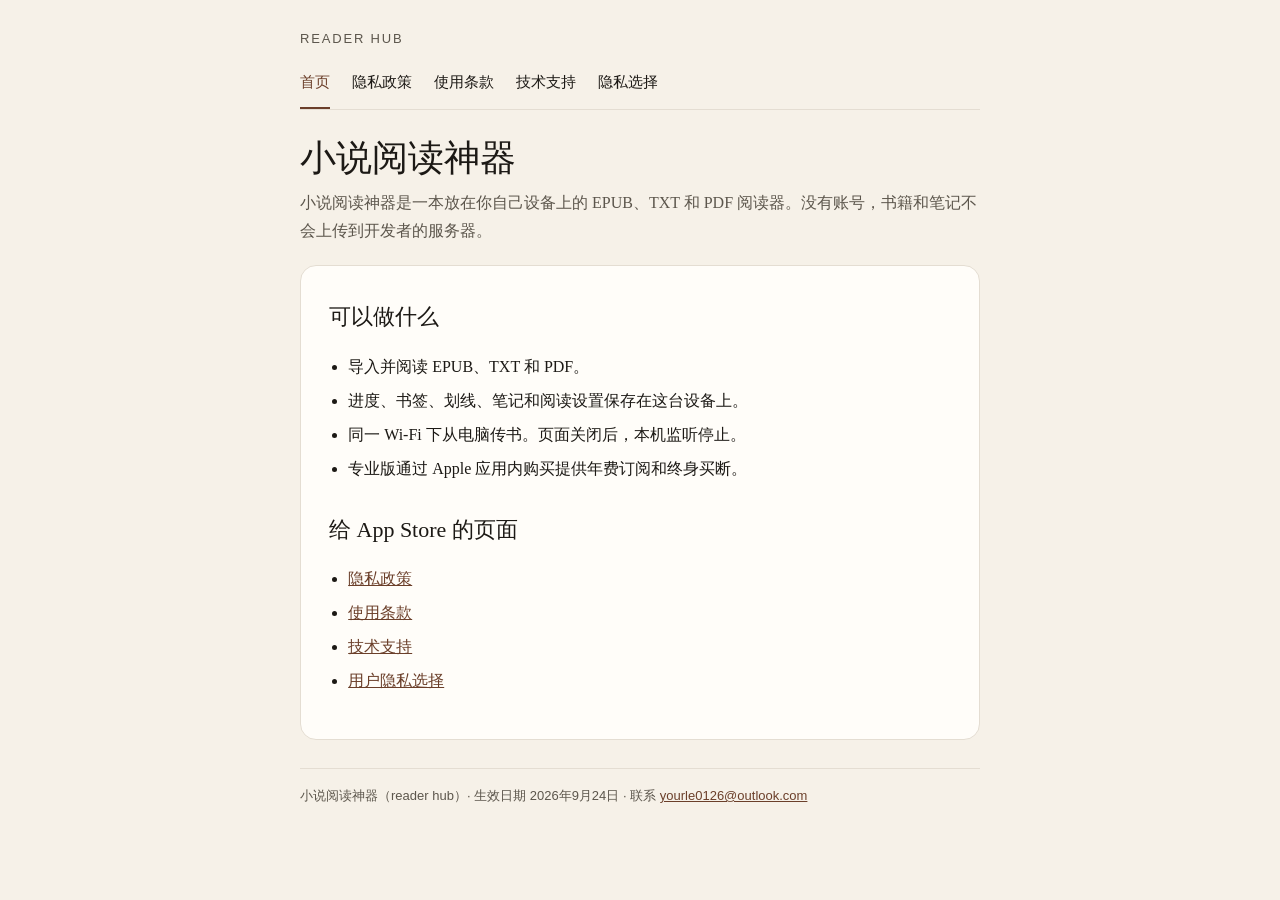
<file: index.html>
<!DOCTYPE html>
<html lang="zh-Hans">
<head>
  <meta charset="utf-8">
  <meta name="viewport" content="width=device-width, initial-scale=1">
  <title>小说阅读神器 — reader hub</title>
  <link rel="stylesheet" href="style.css?v=5">
</head>
<body>
  <div class="sheet">
    <header>
      <a class="brand" href="./">reader hub</a>
      <nav class="site">
        <a href="./" class="current">首页</a>
        <a href="privacy/">隐私政策</a>
        <a href="terms/">使用条款</a>
        <a href="support/">技术支持</a>
        <a href="choices/">隐私选择</a>
      </nav>
    </header>
    <main>
      <h1>小说阅读神器</h1>
      <p class="lede">小说阅读神器是一本放在你自己设备上的 EPUB、TXT 和 PDF 阅读器。没有账号，书籍和笔记不会上传到开发者的服务器。</p>
<section class="card">
  <h2>可以做什么</h2>
  <ul>
    <li>导入并阅读 EPUB、TXT 和 PDF。</li>
    <li>进度、书签、划线、笔记和阅读设置保存在这台设备上。</li>
    <li>同一 Wi-Fi 下从电脑传书。页面关闭后，本机监听停止。</li>
    <li>专业版通过 Apple 应用内购买提供年费订阅和终身买断。</li>
  </ul>
  <h2>给 App Store 的页面</h2>
  <ul>
    <li><a href="privacy/">隐私政策</a></li>
    <li><a href="terms/">使用条款</a></li>
    <li><a href="support/">技术支持</a></li>
    <li><a href="choices/">用户隐私选择</a></li>
  </ul>
</section>
    </main>
    <footer>
      小说阅读神器（reader hub）· 生效日期 2026年9月24日 · 联系 <a href="mailto:yourle0126@outlook.com">yourle0126@outlook.com</a>
    </footer>
  </div>
</body>
</html>
</file>
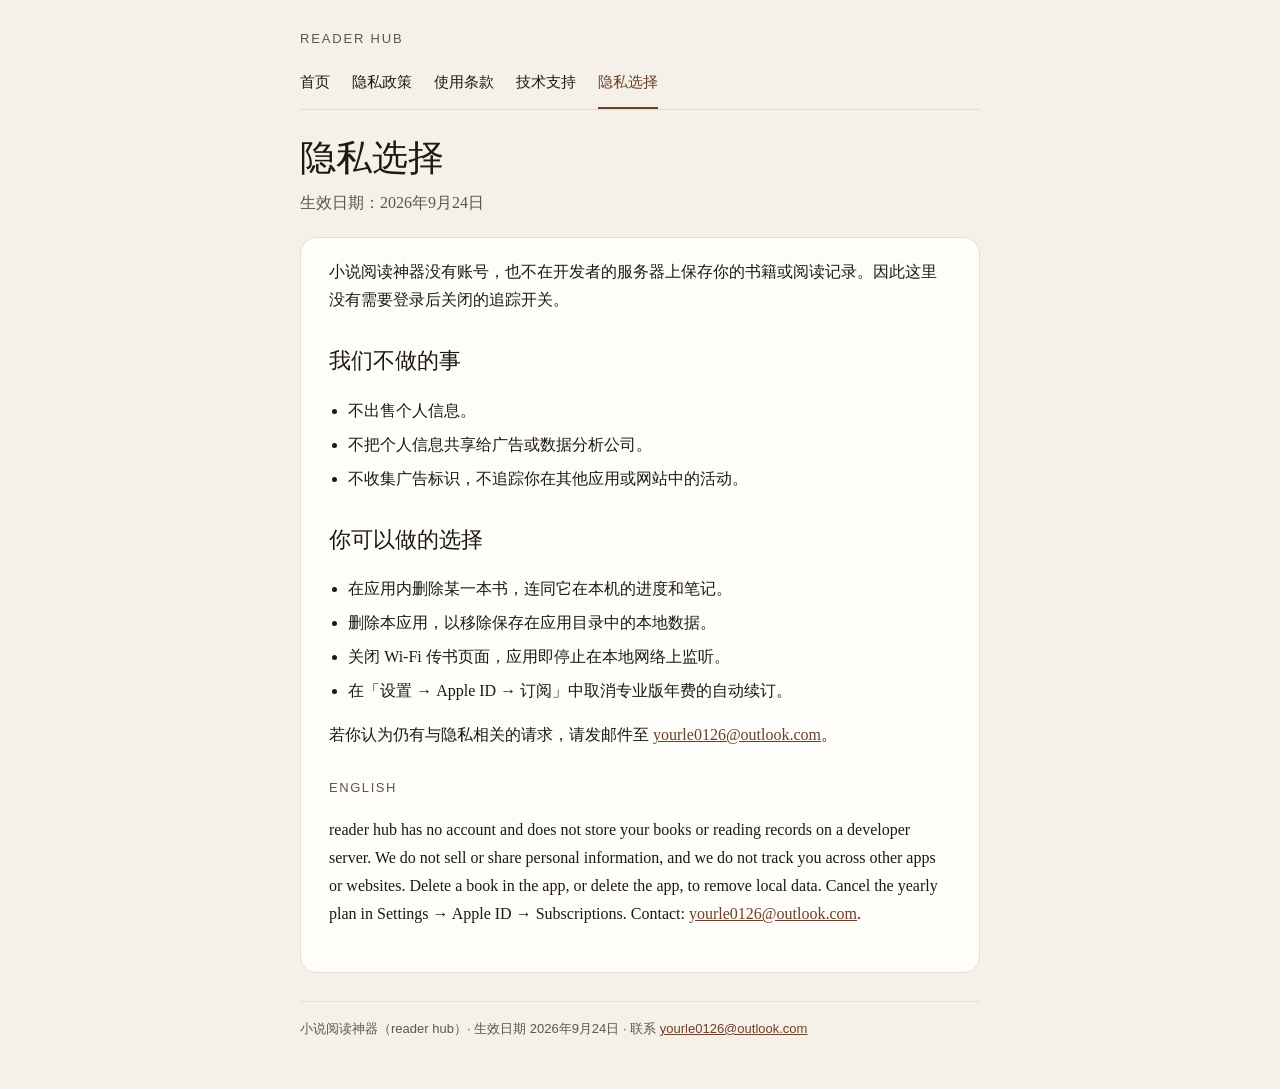
<file: choices/index.html>
<!DOCTYPE html>
<html lang="zh-Hans">
<head>
  <meta charset="utf-8">
  <meta name="viewport" content="width=device-width, initial-scale=1">
  <title>隐私选择 — reader hub</title>
  <link rel="stylesheet" href="../style.css?v=5">
</head>
<body>
  <div class="sheet">
    <header>
      <a class="brand" href="../">reader hub</a>
      <nav class="site">
        <a href="../">首页</a>
        <a href="../privacy/">隐私政策</a>
        <a href="../terms/">使用条款</a>
        <a href="../support/">技术支持</a>
        <a href="../choices/" class="current">隐私选择</a>
      </nav>
    </header>
    <main>
      <h1>隐私选择</h1>
      <p class="meta">生效日期：2026年9月24日</p>
<section class="card">
  <p>小说阅读神器没有账号，也不在开发者的服务器上保存你的书籍或阅读记录。因此这里没有需要登录后关闭的追踪开关。</p>
  <h2>我们不做的事</h2>
  <ul>
    <li>不出售个人信息。</li>
    <li>不把个人信息共享给广告或数据分析公司。</li>
    <li>不收集广告标识，不追踪你在其他应用或网站中的活动。</li>
  </ul>
  <h2>你可以做的选择</h2>
  <ul>
    <li>在应用内删除某一本书，连同它在本机的进度和笔记。</li>
    <li>删除本应用，以移除保存在应用目录中的本地数据。</li>
    <li>关闭 Wi-Fi 传书页面，应用即停止在本地网络上监听。</li>
    <li>在「设置 → Apple ID → 订阅」中取消专业版年费的自动续订。</li>
  </ul>
  <p>若你认为仍有与隐私相关的请求，请发邮件至 <a href="mailto:yourle0126@outlook.com">yourle0126@outlook.com</a>。</p>
  <p class="lang">English</p>
  <p>reader hub has no account and does not store your books or reading records on a developer server. We do not sell or share personal information, and we do not track you across other apps or websites. Delete a book in the app, or delete the app, to remove local data. Cancel the yearly plan in Settings → Apple ID → Subscriptions. Contact: <a href="mailto:yourle0126@outlook.com">yourle0126@outlook.com</a>.</p>
</section>
    </main>
    <footer>
      小说阅读神器（reader hub）· 生效日期 2026年9月24日 · 联系 <a href="mailto:yourle0126@outlook.com">yourle0126@outlook.com</a>
    </footer>
  </div>
</body>
</html>
</file>
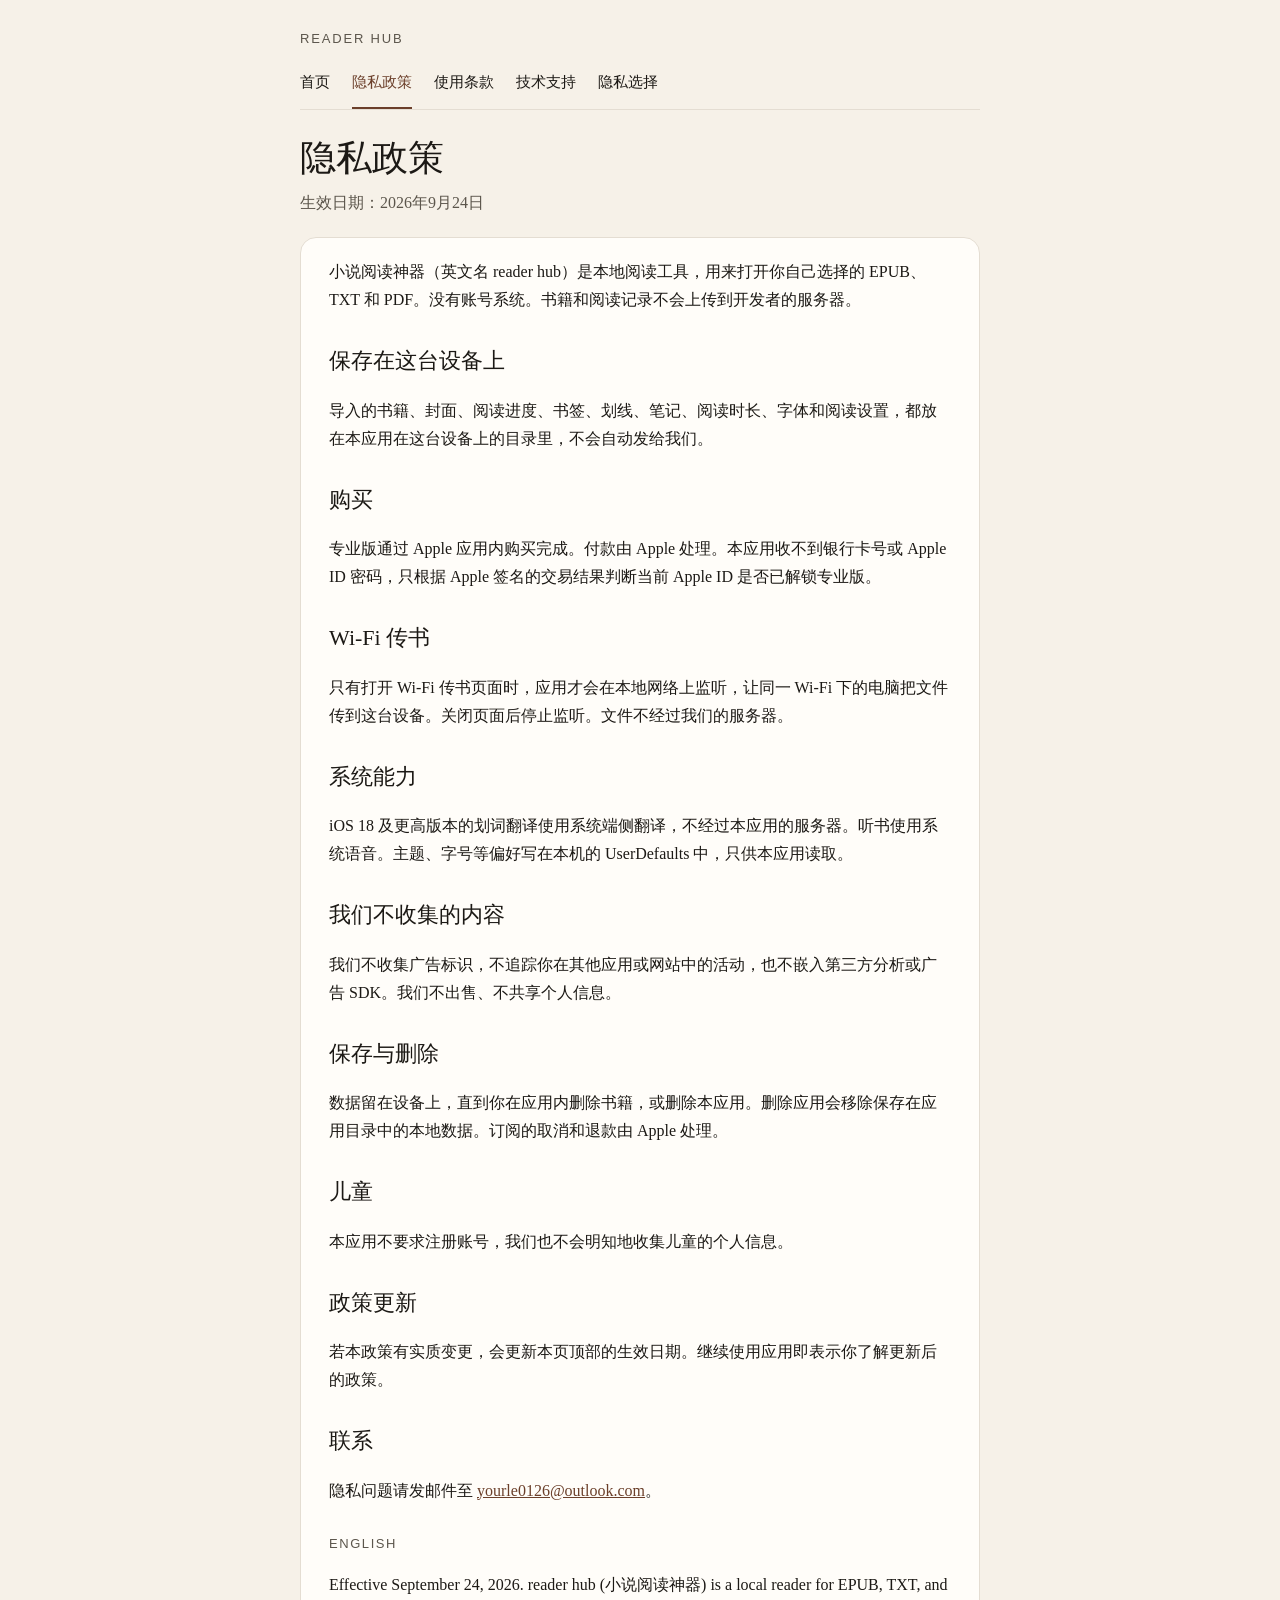
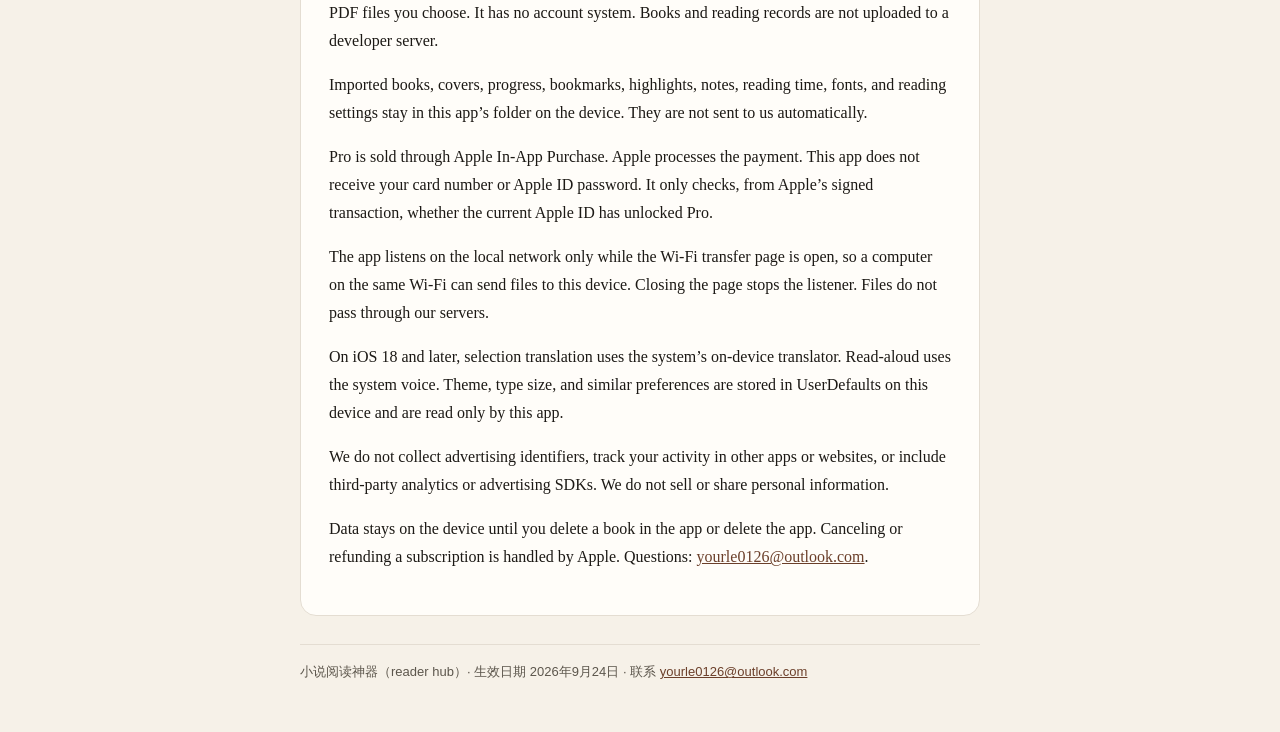
<file: privacy/index.html>
<!DOCTYPE html>
<html lang="zh-Hans">
<head>
  <meta charset="utf-8">
  <meta name="viewport" content="width=device-width, initial-scale=1">
  <title>隐私政策 — reader hub</title>
  <link rel="stylesheet" href="../style.css?v=5">
</head>
<body>
  <div class="sheet">
    <header>
      <a class="brand" href="../">reader hub</a>
      <nav class="site">
        <a href="../">首页</a>
        <a href="../privacy/" class="current">隐私政策</a>
        <a href="../terms/">使用条款</a>
        <a href="../support/">技术支持</a>
        <a href="../choices/">隐私选择</a>
      </nav>
    </header>
    <main>
      <h1>隐私政策</h1>
      <p class="meta">生效日期：2026年9月24日</p>
<section class="card">
  <p>小说阅读神器（英文名 reader hub）是本地阅读工具，用来打开你自己选择的 EPUB、TXT 和 PDF。没有账号系统。书籍和阅读记录不会上传到开发者的服务器。</p>
  <h2>保存在这台设备上</h2>
  <p>导入的书籍、封面、阅读进度、书签、划线、笔记、阅读时长、字体和阅读设置，都放在本应用在这台设备上的目录里，不会自动发给我们。</p>
  <h2>购买</h2>
  <p>专业版通过 Apple 应用内购买完成。付款由 Apple 处理。本应用收不到银行卡号或 Apple ID 密码，只根据 Apple 签名的交易结果判断当前 Apple ID 是否已解锁专业版。</p>
  <h2>Wi-Fi 传书</h2>
  <p>只有打开 Wi-Fi 传书页面时，应用才会在本地网络上监听，让同一 Wi-Fi 下的电脑把文件传到这台设备。关闭页面后停止监听。文件不经过我们的服务器。</p>
  <h2>系统能力</h2>
  <p>iOS 18 及更高版本的划词翻译使用系统端侧翻译，不经过本应用的服务器。听书使用系统语音。主题、字号等偏好写在本机的 UserDefaults 中，只供本应用读取。</p>
  <h2>我们不收集的内容</h2>
  <p>我们不收集广告标识，不追踪你在其他应用或网站中的活动，也不嵌入第三方分析或广告 SDK。我们不出售、不共享个人信息。</p>
  <h2>保存与删除</h2>
  <p>数据留在设备上，直到你在应用内删除书籍，或删除本应用。删除应用会移除保存在应用目录中的本地数据。订阅的取消和退款由 Apple 处理。</p>
  <h2>儿童</h2>
  <p>本应用不要求注册账号，我们也不会明知地收集儿童的个人信息。</p>
  <h2>政策更新</h2>
  <p>若本政策有实质变更，会更新本页顶部的生效日期。继续使用应用即表示你了解更新后的政策。</p>
  <h2>联系</h2>
  <p>隐私问题请发邮件至 <a href="mailto:yourle0126@outlook.com">yourle0126@outlook.com</a>。</p>
  <p class="lang">English</p>
  <p>Effective September 24, 2026. reader hub (小说阅读神器) is a local reader for EPUB, TXT, and PDF files you choose. It has no account system. Books and reading records are not uploaded to a developer server.</p>
  <p>Imported books, covers, progress, bookmarks, highlights, notes, reading time, fonts, and reading settings stay in this app’s folder on the device. They are not sent to us automatically.</p>
  <p>Pro is sold through Apple In-App Purchase. Apple processes the payment. This app does not receive your card number or Apple ID password. It only checks, from Apple’s signed transaction, whether the current Apple ID has unlocked Pro.</p>
  <p>The app listens on the local network only while the Wi-Fi transfer page is open, so a computer on the same Wi-Fi can send files to this device. Closing the page stops the listener. Files do not pass through our servers.</p>
  <p>On iOS 18 and later, selection translation uses the system’s on-device translator. Read-aloud uses the system voice. Theme, type size, and similar preferences are stored in UserDefaults on this device and are read only by this app.</p>
  <p>We do not collect advertising identifiers, track your activity in other apps or websites, or include third-party analytics or advertising SDKs. We do not sell or share personal information.</p>
  <p>Data stays on the device until you delete a book in the app or delete the app. Canceling or refunding a subscription is handled by Apple. Questions: <a href="mailto:yourle0126@outlook.com">yourle0126@outlook.com</a>.</p>
</section>
    </main>
    <footer>
      小说阅读神器（reader hub）· 生效日期 2026年9月24日 · 联系 <a href="mailto:yourle0126@outlook.com">yourle0126@outlook.com</a>
    </footer>
  </div>
</body>
</html>
</file>
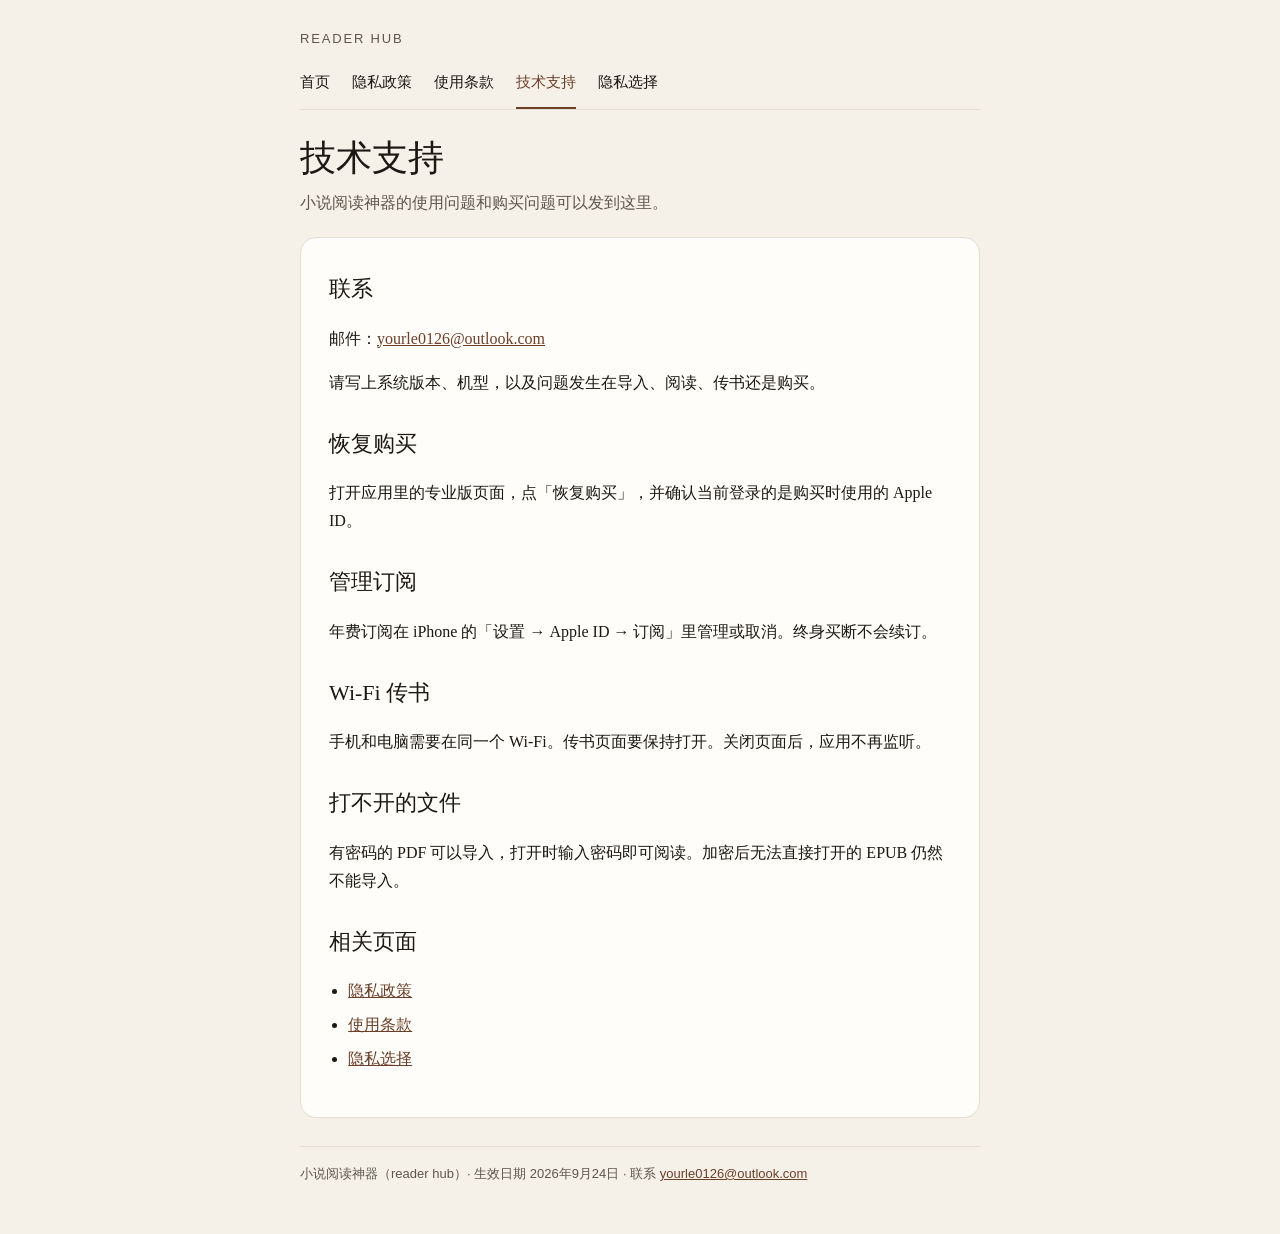
<file: support/index.html>
<!DOCTYPE html>
<html lang="zh-Hans">
<head>
  <meta charset="utf-8">
  <meta name="viewport" content="width=device-width, initial-scale=1">
  <title>技术支持 — reader hub</title>
  <link rel="stylesheet" href="../style.css?v=5">
</head>
<body>
  <div class="sheet">
    <header>
      <a class="brand" href="../">reader hub</a>
      <nav class="site">
        <a href="../">首页</a>
        <a href="../privacy/">隐私政策</a>
        <a href="../terms/">使用条款</a>
        <a href="../support/" class="current">技术支持</a>
        <a href="../choices/">隐私选择</a>
      </nav>
    </header>
    <main>
      <h1>技术支持</h1>
      <p class="lede">小说阅读神器的使用问题和购买问题可以发到这里。</p>
<section class="card">
  <h2>联系</h2>
  <p>邮件：<a href="mailto:yourle0126@outlook.com">yourle0126@outlook.com</a></p>
  <p>请写上系统版本、机型，以及问题发生在导入、阅读、传书还是购买。</p>
  <h2>恢复购买</h2>
  <p>打开应用里的专业版页面，点「恢复购买」，并确认当前登录的是购买时使用的 Apple ID。</p>
  <h2>管理订阅</h2>
  <p>年费订阅在 iPhone 的「设置 → Apple ID → 订阅」里管理或取消。终身买断不会续订。</p>
  <h2>Wi-Fi 传书</h2>
  <p>手机和电脑需要在同一个 Wi-Fi。传书页面要保持打开。关闭页面后，应用不再监听。</p>
  <h2>打不开的文件</h2>
  <p>有密码的 PDF 可以导入，打开时输入密码即可阅读。加密后无法直接打开的 EPUB 仍然不能导入。</p>
  <h2>相关页面</h2>
  <ul>
    <li><a href="../privacy/">隐私政策</a></li>
    <li><a href="../terms/">使用条款</a></li>
    <li><a href="../choices/">隐私选择</a></li>
  </ul>
</section>
    </main>
    <footer>
      小说阅读神器（reader hub）· 生效日期 2026年9月24日 · 联系 <a href="mailto:yourle0126@outlook.com">yourle0126@outlook.com</a>
    </footer>
  </div>
</body>
</html>
</file>
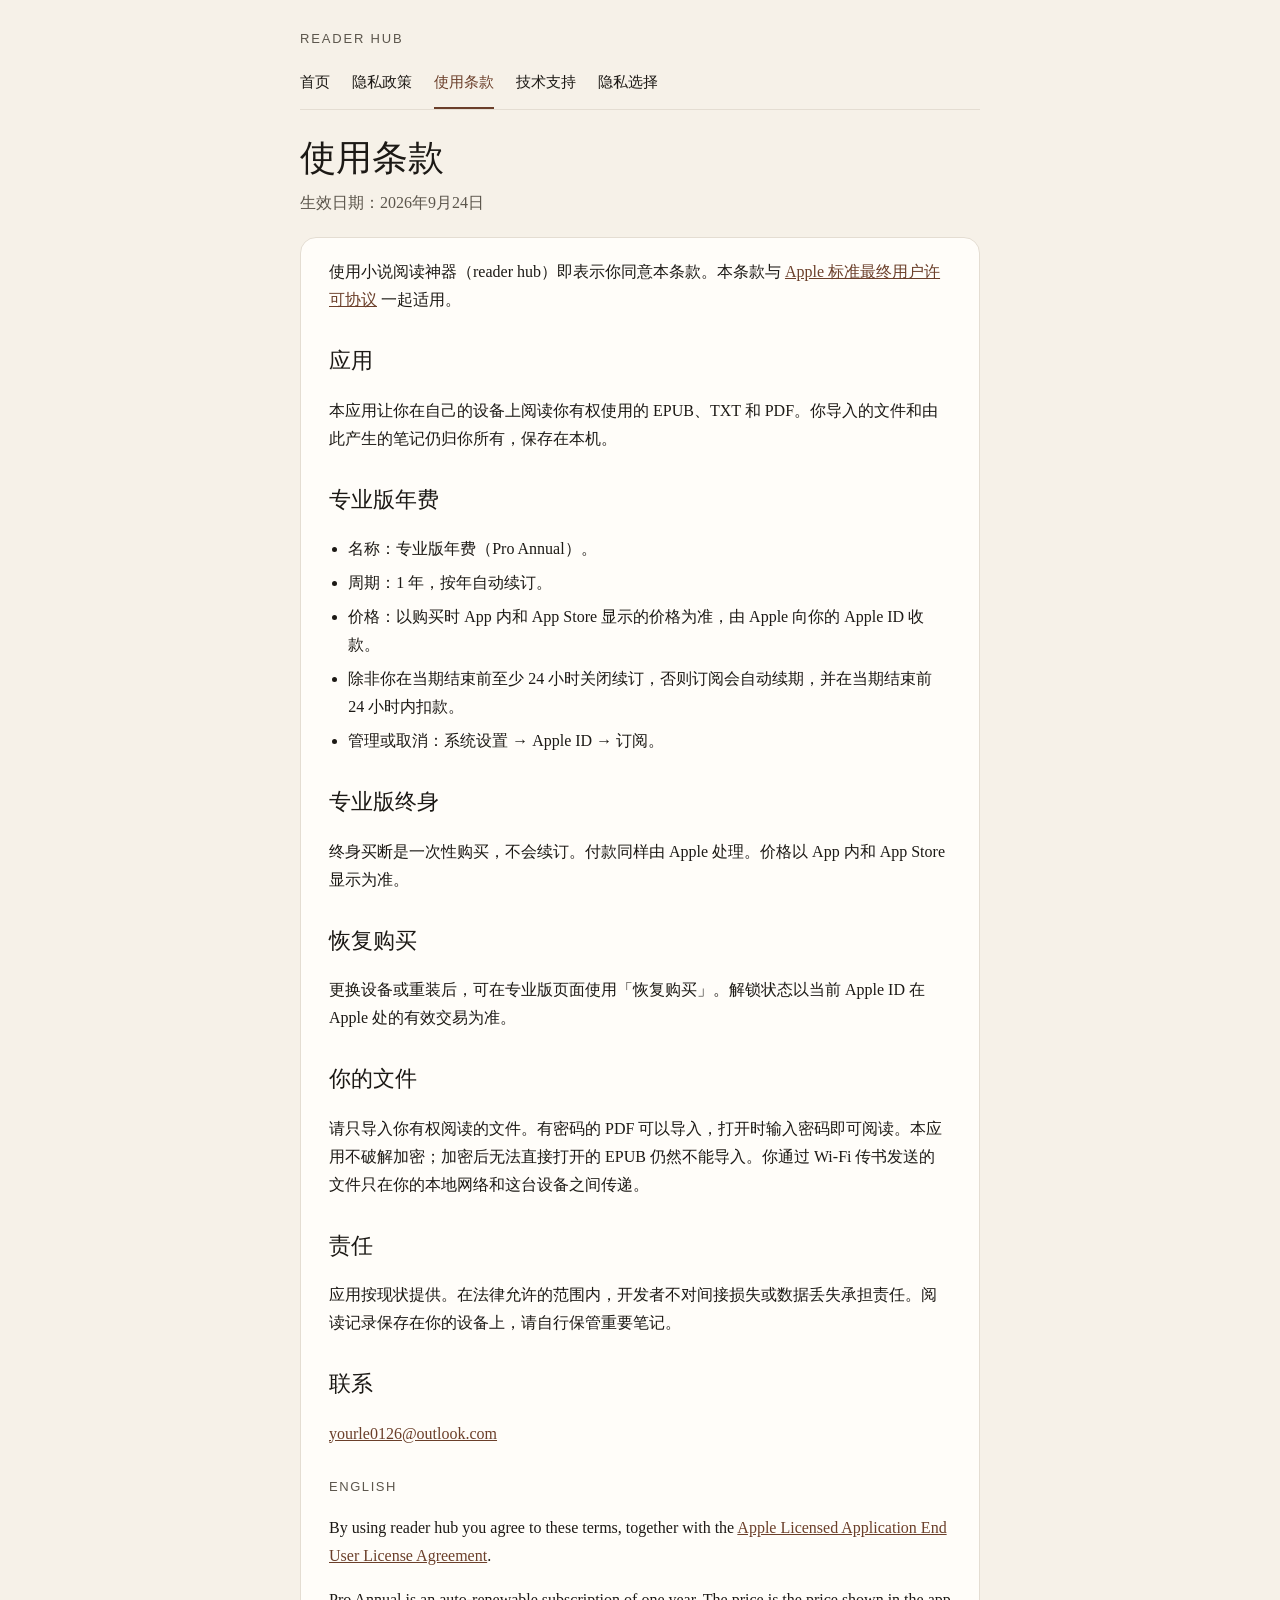
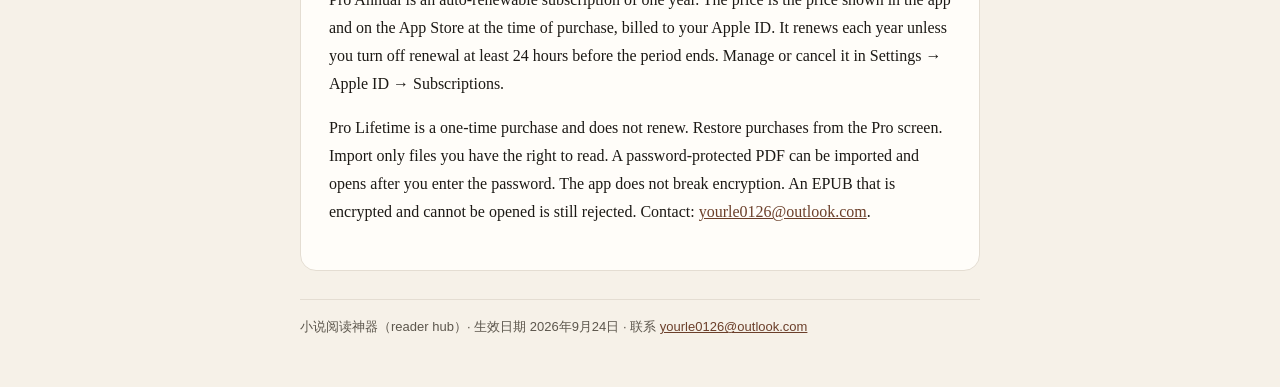
<file: terms/index.html>
<!DOCTYPE html>
<html lang="zh-Hans">
<head>
  <meta charset="utf-8">
  <meta name="viewport" content="width=device-width, initial-scale=1">
  <title>使用条款 — reader hub</title>
  <link rel="stylesheet" href="../style.css?v=5">
</head>
<body>
  <div class="sheet">
    <header>
      <a class="brand" href="../">reader hub</a>
      <nav class="site">
        <a href="../">首页</a>
        <a href="../privacy/">隐私政策</a>
        <a href="../terms/" class="current">使用条款</a>
        <a href="../support/">技术支持</a>
        <a href="../choices/">隐私选择</a>
      </nav>
    </header>
    <main>
      <h1>使用条款</h1>
      <p class="meta">生效日期：2026年9月24日</p>
<section class="card">
  <p>使用小说阅读神器（reader hub）即表示你同意本条款。本条款与 <a href="https://www.apple.com/legal/internet-services/itunes/dev/stdeula/">Apple 标准最终用户许可协议</a> 一起适用。</p>
  <h2>应用</h2>
  <p>本应用让你在自己的设备上阅读你有权使用的 EPUB、TXT 和 PDF。你导入的文件和由此产生的笔记仍归你所有，保存在本机。</p>
  <h2>专业版年费</h2>
  <ul>
    <li>名称：专业版年费（Pro Annual）。</li>
    <li>周期：1 年，按年自动续订。</li>
    <li>价格：以购买时 App 内和 App Store 显示的价格为准，由 Apple 向你的 Apple ID 收款。</li>
    <li>除非你在当期结束前至少 24 小时关闭续订，否则订阅会自动续期，并在当期结束前 24 小时内扣款。</li>
    <li>管理或取消：系统设置 → Apple ID → 订阅。</li>
  </ul>
  <h2>专业版终身</h2>
  <p>终身买断是一次性购买，不会续订。付款同样由 Apple 处理。价格以 App 内和 App Store 显示为准。</p>
  <h2>恢复购买</h2>
  <p>更换设备或重装后，可在专业版页面使用「恢复购买」。解锁状态以当前 Apple ID 在 Apple 处的有效交易为准。</p>
  <h2>你的文件</h2>
  <p>请只导入你有权阅读的文件。有密码的 PDF 可以导入，打开时输入密码即可阅读。本应用不破解加密；加密后无法直接打开的 EPUB 仍然不能导入。你通过 Wi-Fi 传书发送的文件只在你的本地网络和这台设备之间传递。</p>
  <h2>责任</h2>
  <p>应用按现状提供。在法律允许的范围内，开发者不对间接损失或数据丢失承担责任。阅读记录保存在你的设备上，请自行保管重要笔记。</p>
  <h2>联系</h2>
  <p><a href="mailto:yourle0126@outlook.com">yourle0126@outlook.com</a></p>
  <p class="lang">English</p>
  <p>By using reader hub you agree to these terms, together with the <a href="https://www.apple.com/legal/internet-services/itunes/dev/stdeula/">Apple Licensed Application End User License Agreement</a>.</p>
  <p>Pro Annual is an auto-renewable subscription of one year. The price is the price shown in the app and on the App Store at the time of purchase, billed to your Apple ID. It renews each year unless you turn off renewal at least 24 hours before the period ends. Manage or cancel it in Settings → Apple ID → Subscriptions.</p>
  <p>Pro Lifetime is a one-time purchase and does not renew. Restore purchases from the Pro screen. Import only files you have the right to read. A password-protected PDF can be imported and opens after you enter the password. The app does not break encryption. An EPUB that is encrypted and cannot be opened is still rejected. Contact: <a href="mailto:yourle0126@outlook.com">yourle0126@outlook.com</a>.</p>
</section>
    </main>
    <footer>
      小说阅读神器（reader hub）· 生效日期 2026年9月24日 · 联系 <a href="mailto:yourle0126@outlook.com">yourle0126@outlook.com</a>
    </footer>
  </div>
</body>
</html>
</file>
<file: style.css>
:root {
  color-scheme: light;
  --ink: #1c1915;
  --muted: #5c564c;
  --line: #e4ddd2;
  --paper: #f6f1e8;
  --card: #fffdf9;
  --accent: #6b3f2a;
}
* { box-sizing: border-box; }
html { scroll-behavior: smooth; }
body {
  margin: 0;
  background: var(--paper);
  color: var(--ink);
  font-family: "Iowan Old Style", "Palatino Linotype", Palatino, "Songti SC", "Source Han Serif SC", serif;
  line-height: 1.75;
}
a { color: var(--accent); }

/* One column. Brand, nav, title and body share the same left edge. */
.sheet {
  width: min(680px, calc(100% - 48px));
  margin: 0 auto;
  padding: 28px 0 48px;
}
.brand {
  display: block;
  font-family: -apple-system, BlinkMacSystemFont, "PingFang SC", sans-serif;
  font-size: 13px;
  letter-spacing: 0.14em;
  text-transform: uppercase;
  color: var(--muted);
  text-decoration: none;
}
nav.site {
  display: flex;
  flex-wrap: wrap;
  justify-content: flex-start;
  gap: 8px 22px;
  margin: 18px 0 0;
  padding: 0 0 14px;
  border-bottom: 1px solid var(--line);
  font-family: -apple-system, BlinkMacSystemFont, "PingFang SC", sans-serif;
  font-size: 15px;
}
nav.site a {
  color: var(--ink);
  text-decoration: none;
  padding: 0;
}
nav.site a.current {
  color: var(--accent);
  box-shadow: inset 0 -2px 0 var(--accent);
  padding-bottom: 12px;
  margin-bottom: -14px;
}
h1 {
  font-weight: 500;
  font-size: 36px;
  line-height: 1.25;
  margin: 26px 0 8px;
}
h2 { font-weight: 500; font-size: 22px; margin: 28px 0 8px; }
.lede, .meta { color: var(--muted); margin: 0; }
section.card {
  background: var(--card);
  border: 1px solid var(--line);
  border-radius: 16px;
  padding: 4px 28px 28px;
  margin-top: 20px;
}
ul { padding-left: 1.2em; }
li { margin: 6px 0; }
footer {
  margin-top: 28px;
  border-top: 1px solid var(--line);
  padding-top: 16px;
  color: var(--muted);
  font-family: -apple-system, BlinkMacSystemFont, "PingFang SC", sans-serif;
  font-size: 13px;
}
.lang {
  margin-top: 28px;
  font-family: -apple-system, BlinkMacSystemFont, "PingFang SC", sans-serif;
  font-size: 13px;
  letter-spacing: 0.12em;
  text-transform: uppercase;
  color: var(--muted);
}

/* Cached first version: nav was a full-width sibling, title sat in a centered column. */
body > header,
body > nav.site,
body > main,
body > footer {
  width: min(680px, calc(100% - 48px));
  margin-left: auto;
  margin-right: auto;
}
body > nav.site { padding-left: 0; padding-right: 0; }

@media (max-width: 640px) {
  .sheet { width: min(680px, calc(100% - 32px)); }
  h1 { font-size: 30px; }
  section.card { padding: 4px 18px 20px; }
  nav.site { gap: 8px 16px; }
}
</file>
